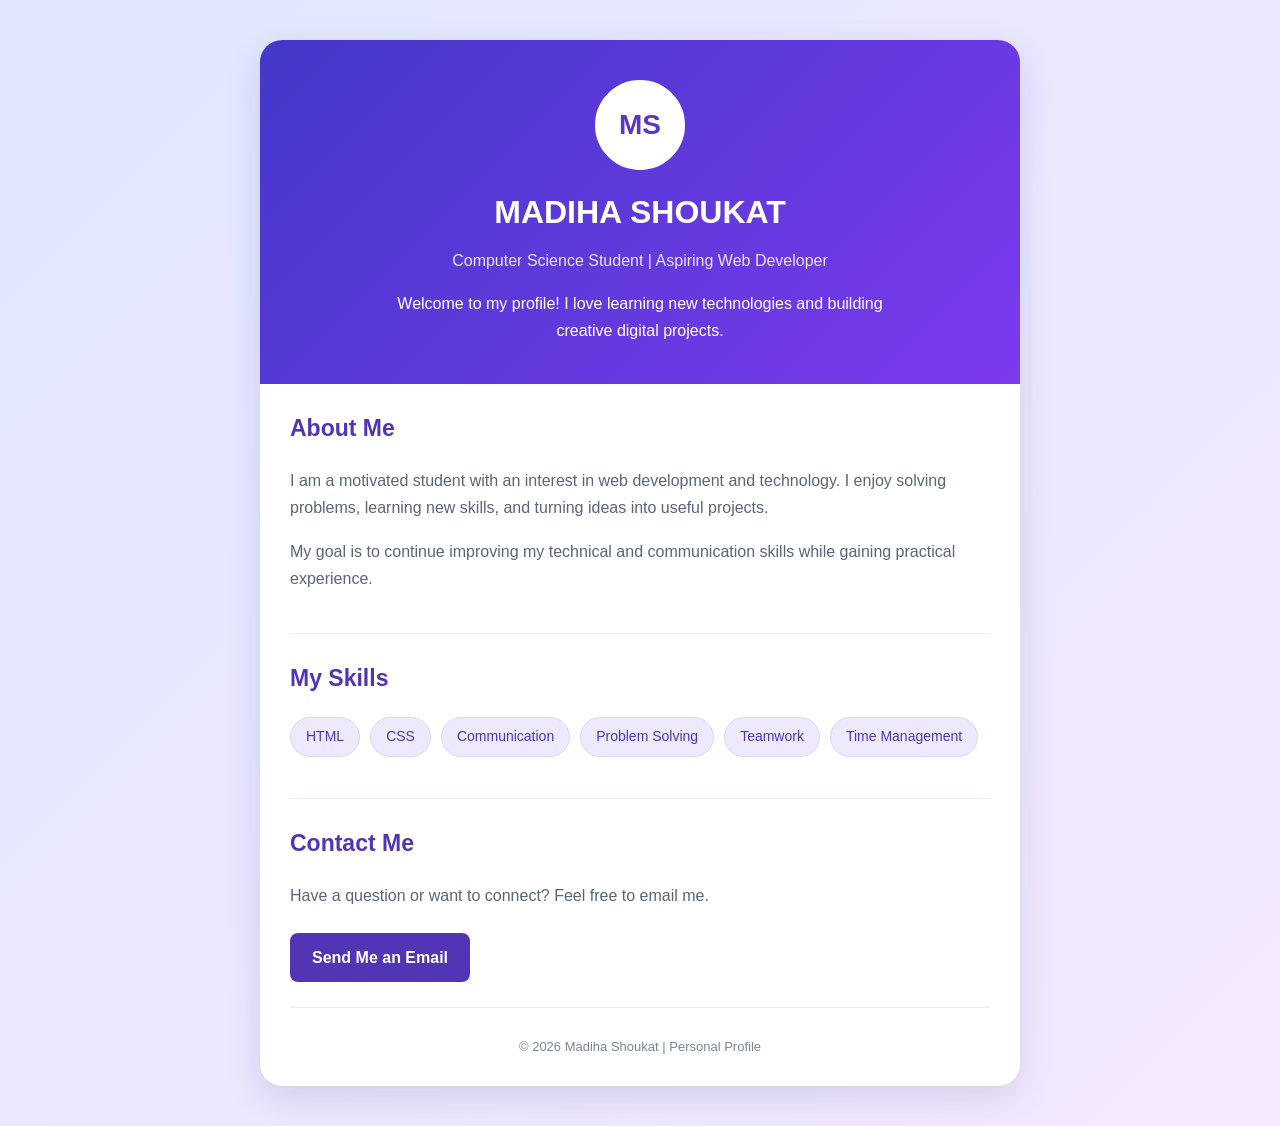
<file: index.html>
<link rel="stylesheet" href="styles.css">

<!DOCTYPE html>
<html lang="en">
<head>
    <meta charset="UTF-8">
    <meta name="viewport" content="width=device-width, initial-scale=1.0">
    <title>My Personal Profile</title>
    <link rel="stylesheet" href="styles.css">
</head>
<body>

    <main class="profile-card">

        <header class="profile-header">
            <div class="avatar">MS</div>
            <h1>MADIHA SHOUKAT</h1>
            <p class="subtitle">Computer Science Student | Aspiring Web Developer</p>
            <p class="intro">
                Welcome to my profile! I love learning new
                technologies and building creative digital projects.
            </p>
        </header>

        <section class="section">
            <h2>About Me</h2>
            <p>
                I am a motivated student with an interest in web development
                and technology. I enjoy solving problems, learning new skills,
                and turning ideas into useful projects.
            </p>
            <p>
                My goal is to continue improving my technical and
                communication skills while gaining practical experience.
            </p>
        </section>

        <section class="section">
            <h2>My Skills</h2>
            <ul class="skills-list">
                <li>HTML</li>
                <li>CSS</li>
                <li>Communication</li>
                <li>Problem Solving</li>
                <li>Teamwork</li>
                <li>Time Management</li>
            </ul>
        </section>

        <section class="section contact-section">
            <h2>Contact Me</h2>
            <p>Have a question or want to connect? Feel free to email me.</p>
            <a class="contact-button"
               href="mailto:madeehasr56@gmail.com">
                Send Me an Email
            </a>
        </section>

        <footer>
            <p>© 2026 Madiha Shoukat | Personal Profile</p>
        </footer>

    </main>

</body>
</html>
</file>
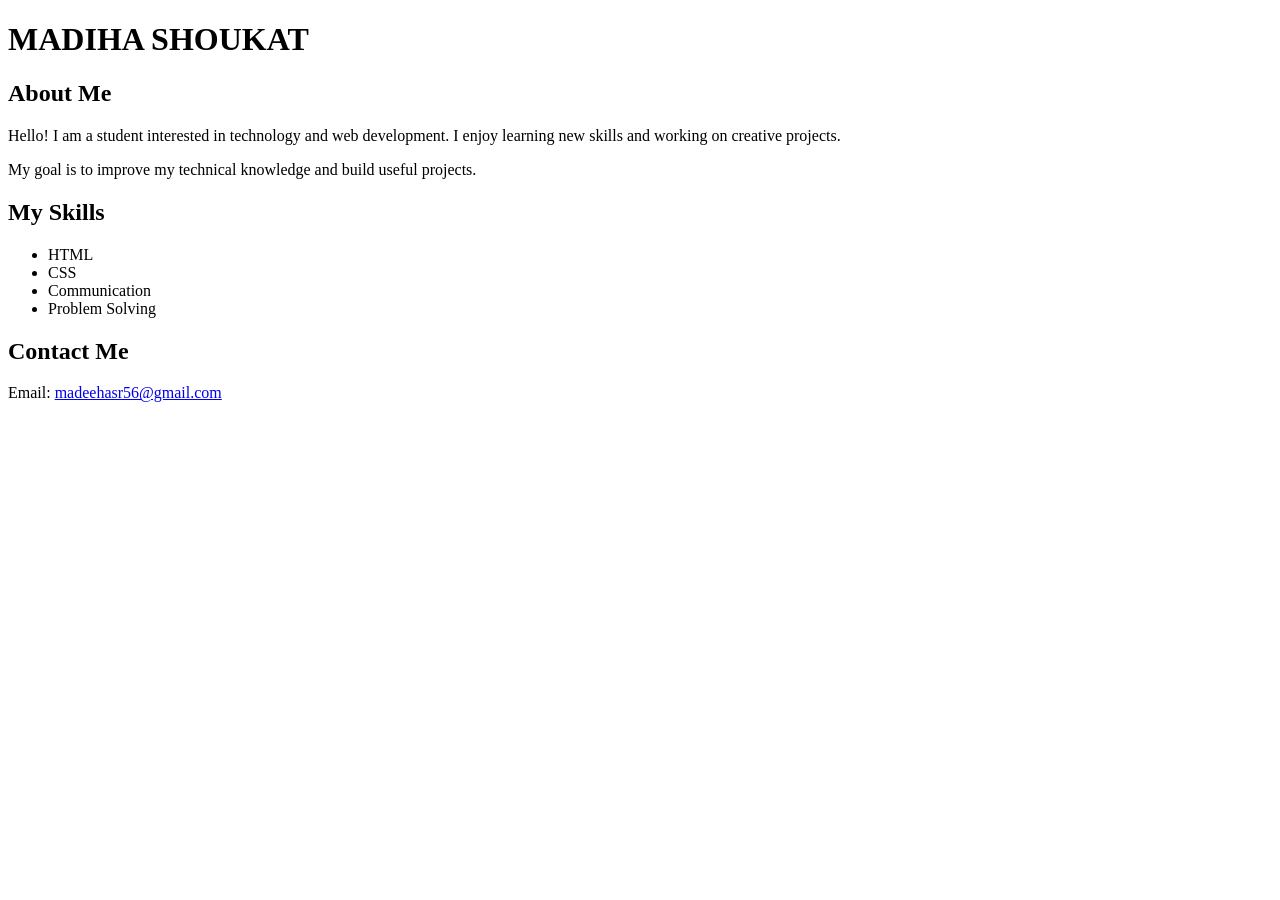
<file: profile-html-only.html>
<!DOCTYPE html>
<html lang="en">
<head>
    <meta charset="UTF-8">
    <meta name="viewport" content="width=device-width, initial-scale=1.0">
    <title>My Personal Profile</title>
</head>
<body>

    <h1>MADIHA SHOUKAT</h1>

    <h2>About Me</h2>
    <p>
        Hello! I am a student interested in technology
        and web development. I enjoy learning new skills
        and working on creative projects.
    </p>
    <p>
        My goal is to improve my technical knowledge
        and build useful projects.
    </p>

    <h2>My Skills</h2>
    <ul>
        <li>HTML</li>
        <li>CSS</li>
        <li>Communication</li>
        <li>Problem Solving</li>
    </ul>

    <h2>Contact Me</h2>
    <p>
        Email:
        <a href="mailto:madeehasr56@gmail.com">
            madeehasr56@gmail.com
        </a>
    </p>

</body>
</html>
</file>
<file: styles.css>
/* Page background and default text */
* {
    box-sizing: border-box;
}

body {
    margin: 0;
    padding: 40px 16px;
    font-family: Arial, sans-serif;
    background: linear-gradient(135deg, #e0e7ff, #f5e9ff);
    color: #26324a;
    line-height: 1.7;
}

/* Main profile card */
.profile-card {
    max-width: 760px;
    margin: 0 auto;
    background-color: #ffffff;
    border-radius: 22px;
    overflow: hidden;
    box-shadow: 0 12px 35px rgba(45, 40, 100, 0.14);
}

/* Profile header */
.profile-header {
    padding: 40px 30px;
    text-align: center;
    background: linear-gradient(135deg, #4338ca, #7c3aed);
    color: white;
}

.avatar {
    width: 90px;
    height: 90px;
    margin: 0 auto 15px;
    border: 3px solid white;
    border-radius: 50%;
    background-color: #ffffff;
    color: #5b35c5;
    display: flex;
    justify-content: center;
    align-items: center;
    font-size: 28px;
    font-weight: bold;
}

h1 {
    margin: 8px 0;
    font-size: 32px;
}

.subtitle {
    color: #e9e4ff;
    margin: 5px 0 15px;
}

.intro {
    max-width: 520px;
    margin: 0 auto;
}

/* About, skills and contact sections */
.section {
    margin: 0 30px;
    padding: 25px 0;
    border-bottom: 1px solid #e8eaf2;
}

h2 {
    margin-top: 0;
    color: #5135b5;
    font-size: 23px;
}

.section p {
    color: #596579;
}

/* Skills displayed as individual tags */
.skills-list {
    list-style: none;
    padding: 0;
    display: flex;
    flex-wrap: wrap;
    gap: 10px;
}

.skills-list li {
    padding: 7px 15px;
    border-radius: 20px;
    background-color: #eee9ff;
    color: #5135b5;
    border: 1px solid #ddd3ff;
    font-size: 14px;
}

/* Contact button */
.contact-button {
    display: inline-block;
    margin-top: 8px;
    padding: 11px 22px;
    border-radius: 8px;
    background-color: #5135b5;
    color: white;
    text-decoration: none;
    font-weight: bold;
    transition: background-color 0.2s;
}

.contact-button:hover {
    background-color: #37218a;
}

/* Footer */
footer {
    padding: 15px;
    text-align: center;
    color: #7b8496;
    font-size: 13px;
}

/* Responsive layout for mobile screens */
@media (max-width: 600px) {
    body {
        padding: 15px 10px;
    }

    .profile-header {
        padding: 30px 18px;
    }

    h1 {
        font-size: 26px;
    }

    .section {
        margin: 0 20px;
        padding: 20px 0;
    }

    h2 {
        font-size: 21px;
    }
}
</file>
